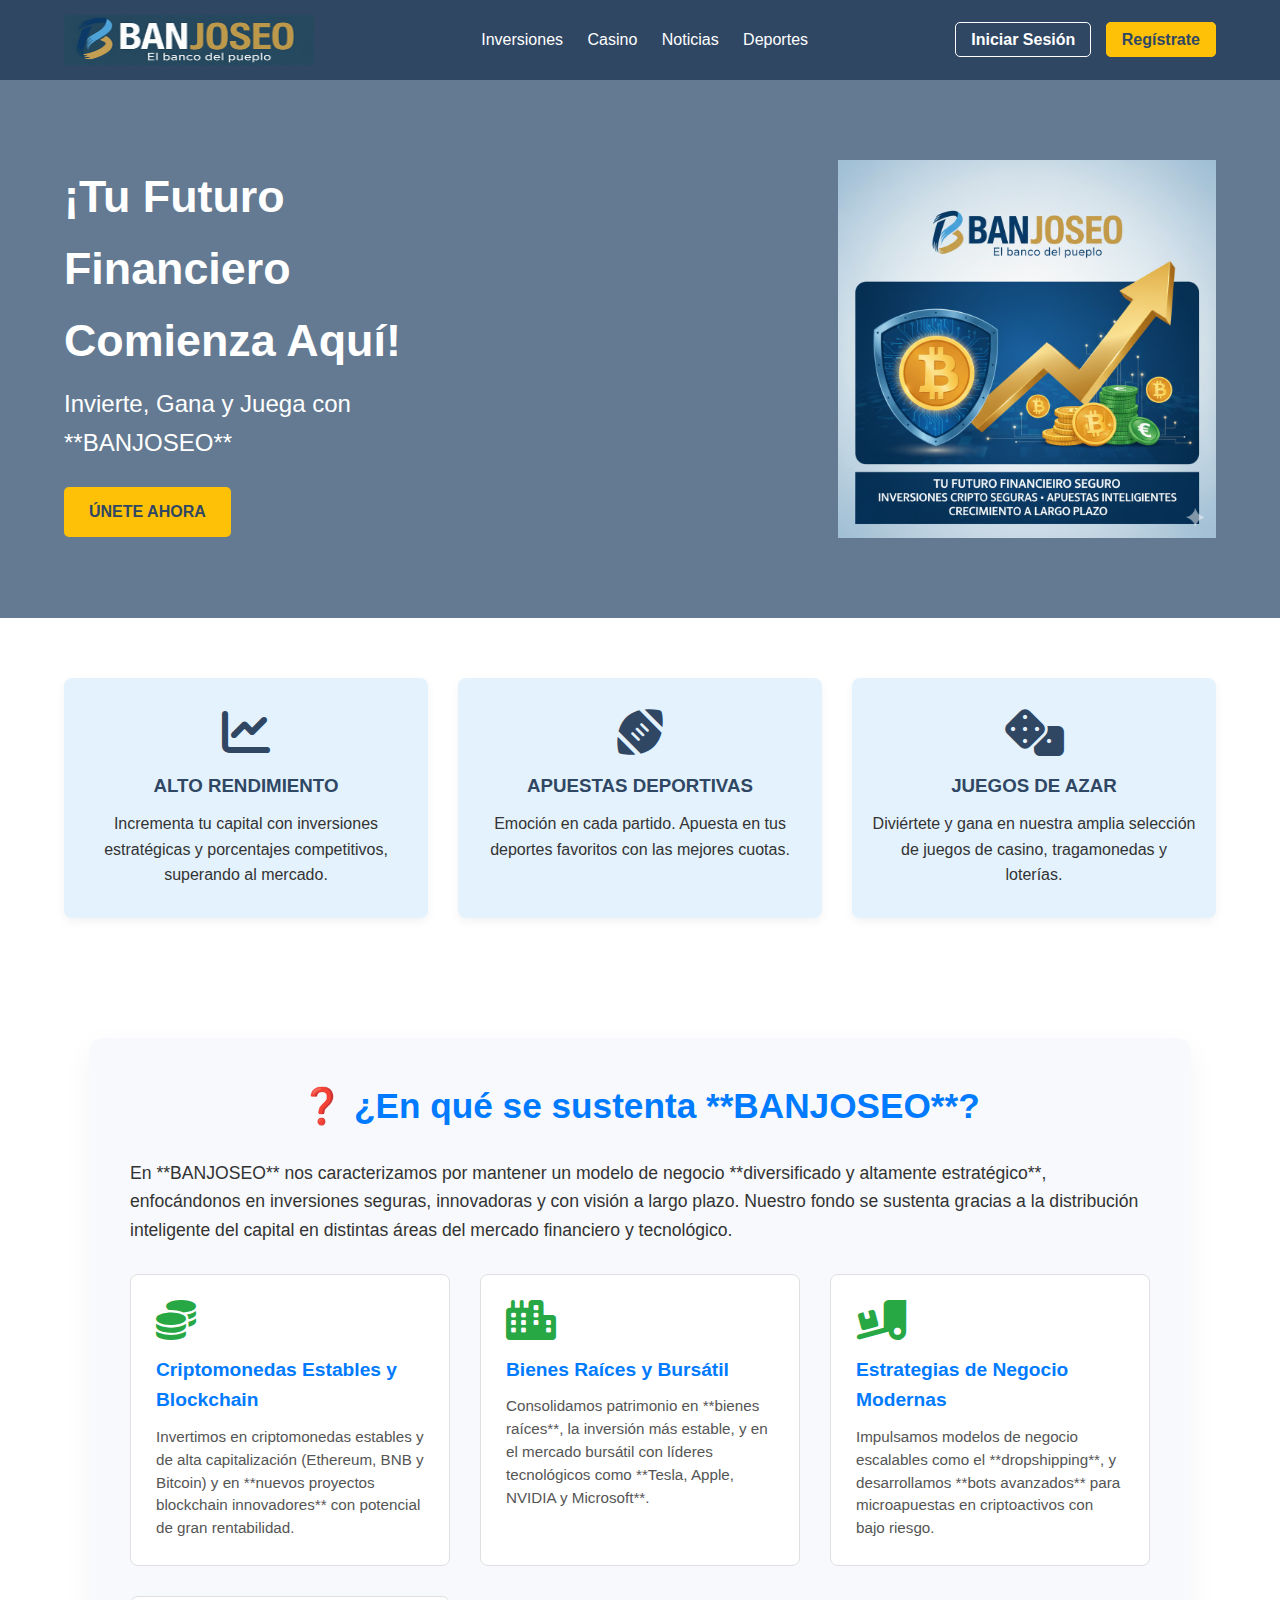
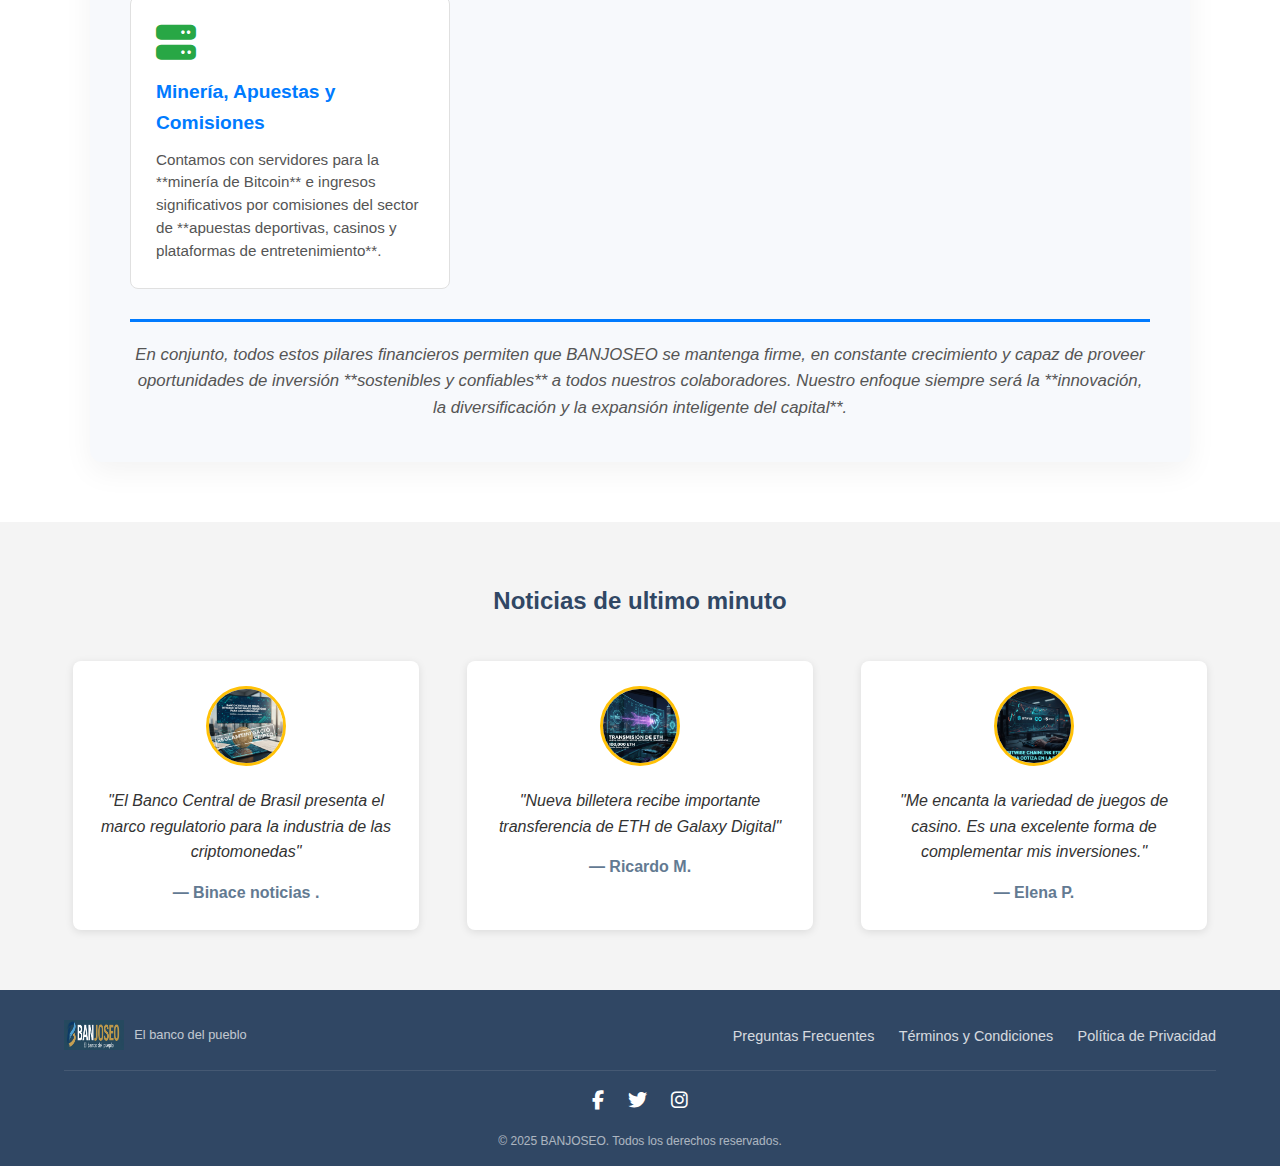
<file: html/Login/index.html>
<!DOCTYPE html>
<html lang="es">
<head>
    <meta charset="UTF-8">
    <meta name="viewport" content="width=device-width, initial-scale=1.0">
    <title>BANJOSEO | Tu Futuro Financiero Comienza Aquí</title>
    <link rel="stylesheet" href="principal.css">
    <link rel="stylesheet" href="https://cdnjs.cloudflare.com/ajax/libs/font-awesome/6.5.1/css/all.min.css">
</head>
<body>

    <header class="main-header">
        <div class="container">
            <div class="logo">
                <img src="banjoseo3.PNG" alt="Logo BANJOSEO">
            </div>
            <nav class="nav-links">
                <a href="#inicio">Inversiones</a>
                <a href="#servicios">Casino</a>
                <a href="#testimonios">Noticias </a>
                <a href="#contacto">Deportes</a>
            </nav>
            <div class="header-actions">
                <a href="login.html" class="btn-login">Iniciar Sesión</a>
                <a href="registro.html" class="btn-register">Regístrate</a>
            </div>
        </div>
    </header>

    <section class="hero-section">
        <div class="container">
            <div class="hero-content">
                <h1>¡Tu Futuro Financiero Comienza Aquí!</h1>
                <h2>Invierte, Gana y Juega con **BANJOSEO**</h2>
                <a href="#" class="btn-primary">Únete Ahora</a>
            </div>
            <div class="hero-image">
                <img src="unnamed.jpg" alt="Ilustración de crecimiento financiero y criptomonedas">
            </div>
        </div>
    </section>

    <section class="services-section" id="servicios">
        <div class="container">
            <div class="service-card">
                <i class="fas fa-chart-line"></i>
                <h3>ALTO RENDIMIENTO</h3>
                <p>Incrementa tu capital con inversiones estratégicas y porcentajes competitivos, superando al mercado.</p>
            </div>
            <div class="service-card">
                <i class="fas fa-football-ball"></i>
                <h3>APUESTAS DEPORTIVAS</h3>
                <p>Emoción en cada partido. Apuesta en tus deportes favoritos con las mejores cuotas.</p>
            </div>
            <div class="service-card">
                <i class="fas fa-dice"></i>
                <h3>JUEGOS DE AZAR</h3>
                <p>Diviértete y gana en nuestra amplia selección de juegos de casino, tragamonedas y loterías.</p>
            </div>
        </div>
    </section>
    <section class="sustainability-section">
        <div class="container">
            <div class="sust-card">
                <h2>❓ ¿En qué se sustenta **BANJOSEO**?</h2>
                <div class="sust-answer">
                    <p class="intro-answer">En **BANJOSEO** nos caracterizamos por mantener un modelo de negocio **diversificado y altamente estratégico**, enfocándonos en inversiones seguras, innovadoras y con visión a largo plazo. Nuestro fondo se sustenta gracias a la distribución inteligente del capital en distintas áreas del mercado financiero y tecnológico.</p>

                    <div class="pillars-grid">
                        <div class="pillar">
                            <i class="fas fa-coins"></i>
                            <h4>Criptomonedas Estables y Blockchain</h4>
                            <p>Invertimos en criptomonedas estables y de alta capitalización (Ethereum, BNB y Bitcoin) y en **nuevos proyectos blockchain innovadores** con potencial de gran rentabilidad.</p>
                        </div>
                        <div class="pillar">
                            <i class="fas fa-city"></i>
                            <h4>Bienes Raíces y Bursátil</h4>
                            <p>Consolidamos patrimonio en **bienes raíces**, la inversión más estable, y en el mercado bursátil con líderes tecnológicos como **Tesla, Apple, NVIDIA y Microsoft**.</p>
                        </div>
                        <div class="pillar">
                            <i class="fas fa-truck-loading"></i>
                            <h4>Estrategias de Negocio Modernas</h4>
                            <p>Impulsamos modelos de negocio escalables como el **dropshipping**, y desarrollamos **bots avanzados** para microapuestas en criptoactivos con bajo riesgo.</p>
                        </div>
                        <div class="pillar">
                            <i class="fas fa-server"></i>
                            <h4>Minería, Apuestas y Comisiones</h4>
                            <p>Contamos con servidores para la **minería de Bitcoin** e ingresos significativos por comisiones del sector de **apuestas deportivas, casinos y plataformas de entretenimiento**.</p>
                        </div>
                    </div>

                    <p class="conclusion-answer">En conjunto, todos estos pilares financieros permiten que BANJOSEO se mantenga firme, en constante crecimiento y capaz de proveer oportunidades de inversión **sostenibles y confiables** a todos nuestros colaboradores. Nuestro enfoque siempre será la **innovación, la diversificación y la expansión inteligente del capital**.</p>
                </div>
            </div>
        </div>
    </section>

    <section class="testimonials-section" id="testimonios">
        <div class="container">
            <h2>Noticias de ultimo minuto </h2>
            <div class="testimonial-grid">
                <div class="testimonial-card">
                    <img src="Gemini_Generated_Image_6dmw8e6dmw8e6dmw.png" alt="Foto de usuario 1">
                    <p>"El Banco Central de Brasil presenta el marco regulatorio para la industria de las criptomonedas"</p>
                    <span>— Binace noticias .</span>
                </div>
                <div class="testimonial-card">
                    <img src="etherum.jpg" alt="Foto de usuario 2">
                    <p>"Nueva billetera recibe importante transferencia de ETH de Galaxy Digital"</p>
                    <span>— Ricardo M.</span>
                </div>
                <div class="testimonial-card">
                    <img src="efts.jpg" alt="Foto de usuario 3">
                    <p>"Me encanta la variedad de juegos de casino. Es una excelente forma de complementar mis inversiones."</p>
                    <span>— Elena P.</span>
                </div>
            </div>
        </div>
    </section>

    <footer class="main-footer">
        <div class="container">
            <div class="footer-info">
                <div class="footer-logo">
                    <img src="banjoseo3.PNG" alt="Logo BANJOSE O">
                    <span>El banco del pueblo</span>
                </div>
                <div class="footer-links">
                    <a href="#">Preguntas Frecuentes</a>
                    <a href="#">Términos y Condiciones</a>
                    <a href="#">Política de Privacidad</a>
                </div>
            </div>
            <div class="footer-social">
                <a href="#"><i class="fab fa-facebook-f"></i></a>
                <a href="#"><i class="fab fa-twitter"></i></a>
                <a href="#"><i class="fab fa-instagram"></i></a>
            </div>
            <p class="copyright">&copy; 2025 BANJOSEO. Todos los derechos reservados.</p>
        </div>
    </footer>

</body>
</html>
</file>
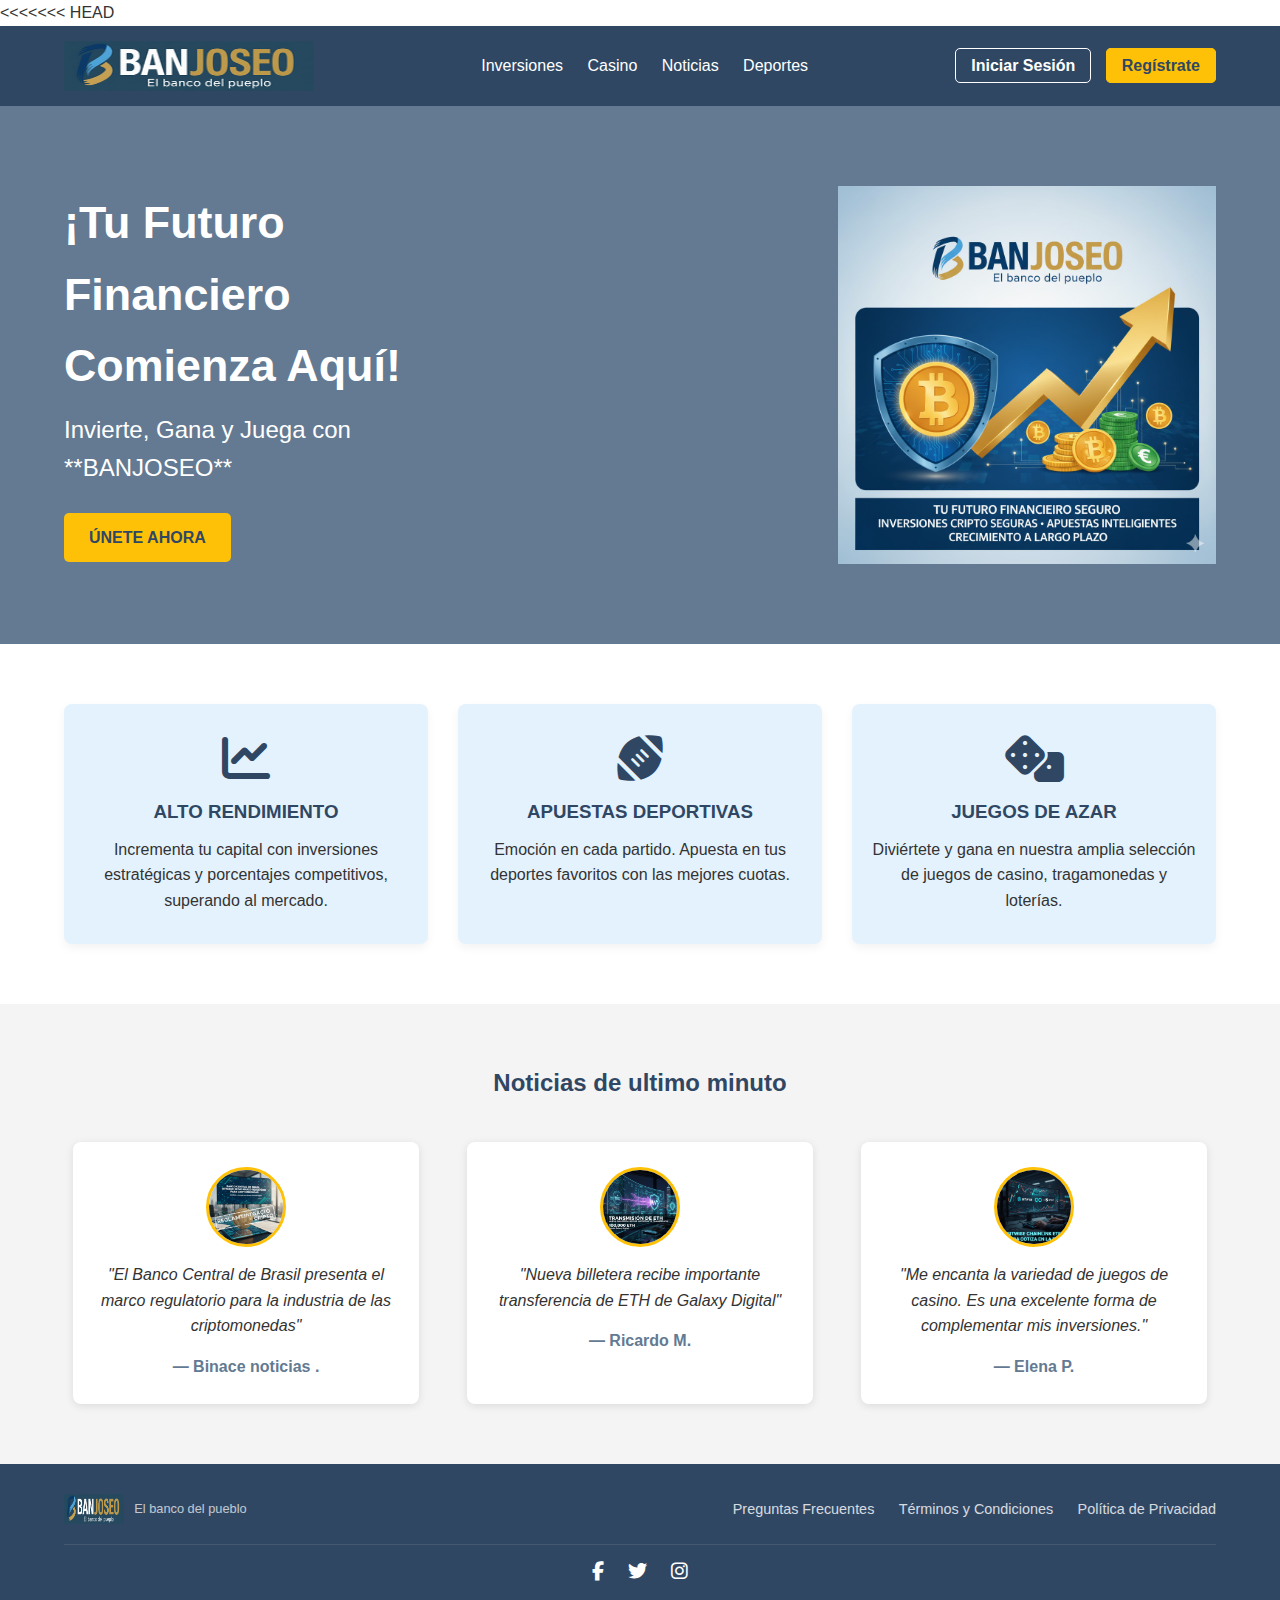
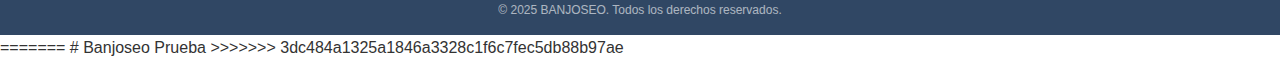
<file: principal.html>
<<<<<<< HEAD
<!DOCTYPE html>
<html lang="es">
<head>
    <meta charset="UTF-8">
    <meta name="viewport" content="width=device-width, initial-scale=1.0">
    <title>BANJOSEO | Tu Futuro Financiero Comienza Aquí</title>
    <link rel="stylesheet" href="principal.css">
    <link rel="stylesheet" href="https://cdnjs.cloudflare.com/ajax/libs/font-awesome/6.5.1/css/all.min.css">
</head>
<body>

    <header class="main-header">
        <div class="container">
            <div class="logo">
                <img src="banjoseo3.PNG" alt="Logo BANJOSEO">
            </div>
            <nav class="nav-links">
                <a href="#inicio">Inversiones</a>
                <a href="#servicios">Casino</a>
                <a href="#testimonios">Noticias </a>
                <a href="#contacto">Deportes</a>
            </nav>
            <div class="header-actions">
                <a href="login.html" class="btn-login">Iniciar Sesión</a>
                <a href="registro.html" class="btn-register">Regístrate</a>
            </div>
        </div>
    </header>

    <section class="hero-section">
        <div class="container">
            <div class="hero-content">
                <h1>¡Tu Futuro Financiero Comienza Aquí!</h1>
                <h2>Invierte, Gana y Juega con **BANJOSEO**</h2>
                <a href="#" class="btn-primary">Únete Ahora</a>
            </div>
            <div class="hero-image">
                <img src="unnamed.jpg" alt="Ilustración de crecimiento financiero y criptomonedas">
            </div>
        </div>
    </section>

    <section class="services-section" id="servicios">
        <div class="container">
            <div class="service-card">
                <i class="fas fa-chart-line"></i>
                <h3>ALTO RENDIMIENTO</h3>
                <p>Incrementa tu capital con inversiones estratégicas y porcentajes competitivos, superando al mercado.</p>
            </div>
            <div class="service-card">
                <i class="fas fa-football-ball"></i>
                <h3>APUESTAS DEPORTIVAS</h3>
                <p>Emoción en cada partido. Apuesta en tus deportes favoritos con las mejores cuotas.</p>
            </div>
            <div class="service-card">
                <i class="fas fa-dice"></i>
                <h3>JUEGOS DE AZAR</h3>
                <p>Diviértete y gana en nuestra amplia selección de juegos de casino, tragamonedas y loterías.</p>
            </div>
        </div>
    </section>

    <section class="testimonials-section" id="testimonios">
        <div class="container">
            <h2>Noticias de ultimo minuto </h2>
            <div class="testimonial-grid">
                <div class="testimonial-card">
                    <img src="Gemini_Generated_Image_6dmw8e6dmw8e6dmw.png" alt="Foto de usuario 1">
                    <p>"El Banco Central de Brasil presenta el marco regulatorio para la industria de las criptomonedas"</p>
                    <span>— Binace noticias .</span>
                </div>
                <div class="testimonial-card">
                    <img src="etherum.jpg" alt="Foto de usuario 2">
                    <p>"Nueva billetera recibe importante transferencia de ETH de Galaxy Digital"</p>
                    <span>— Ricardo M.</span>
                </div>
                <div class="testimonial-card">
                    <img src="efts.jpg" alt="Foto de usuario 3">
                    <p>"Me encanta la variedad de juegos de casino. Es una excelente forma de complementar mis inversiones."</p>
                    <span>— Elena P.</span>
                </div>
            </div>
        </div>
    </section>

    <footer class="main-footer">
        <div class="container">
            <div class="footer-info">
                <div class="footer-logo">
                    <img src="banjoseo3.PNG" alt="Logo BANJOSE O">
                    <span>El banco del pueblo</span>
                </div>
                <div class="footer-links">
                    <a href="#">Preguntas Frecuentes</a>
                    <a href="#">Términos y Condiciones</a>
                    <a href="#">Política de Privacidad</a>
                </div>
            </div>
            <div class="footer-social">
                <a href="#"><i class="fab fa-facebook-f"></i></a>
                <a href="#"><i class="fab fa-twitter"></i></a>
                <a href="#"><i class="fab fa-instagram"></i></a>
            </div>
            <p class="copyright">&copy; 2025 BANJOSEO. Todos los derechos reservados.</p>
        </div>
    </footer>

</body>
</html>
=======
# Banjoseo
Prueba
>>>>>>> 3dc484a1325a1846a3328c1f6c7fec5db88b97ae
</file>
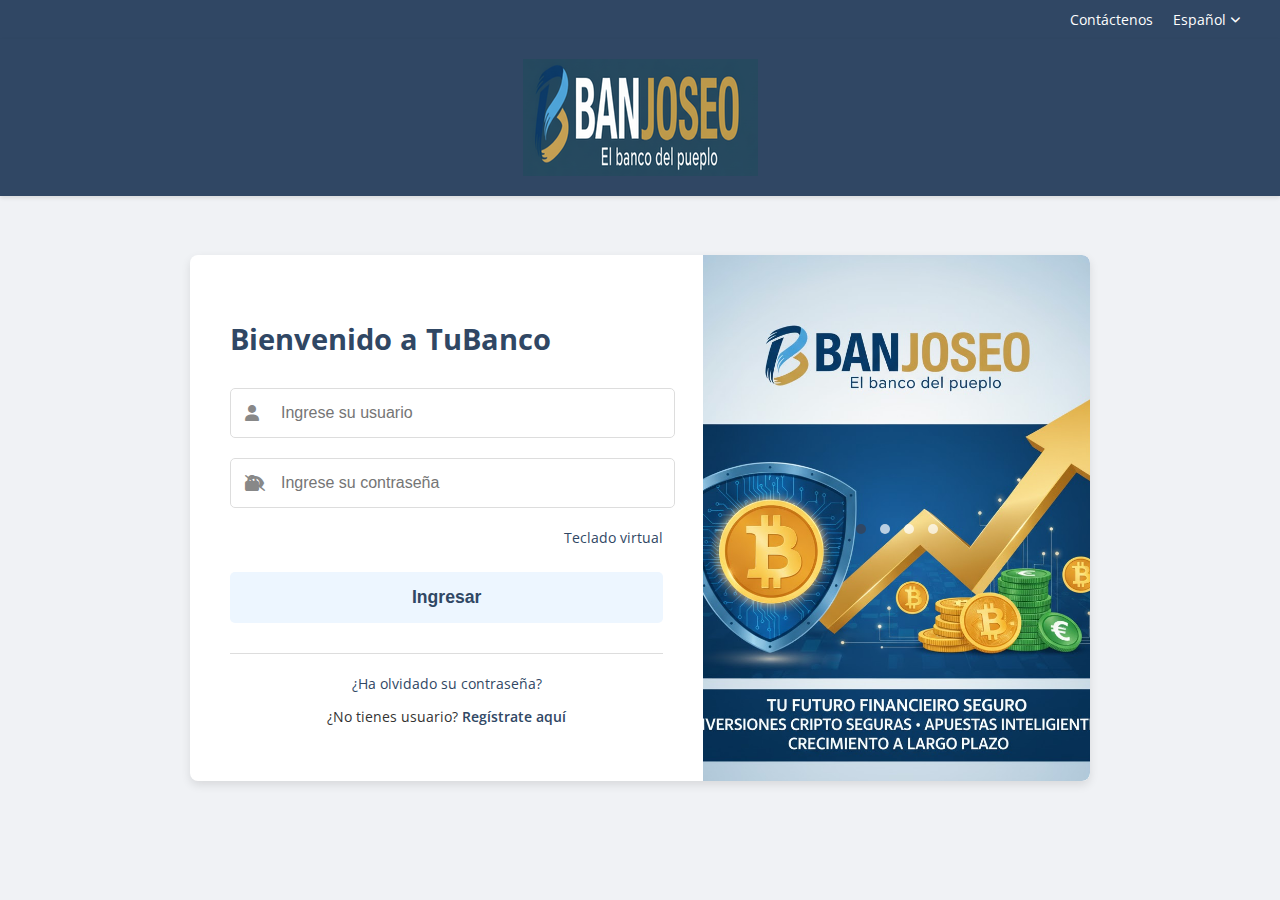
<file: html/Login/login.html>
<!DOCTYPE html>
<html lang="es">
<head>
    <meta charset="UTF-8">
    <meta name="viewport" content="width=device-width, initial-scale=1.0">
    <title>Bienvenido a TuBanco</title>
    <link rel="stylesheet" href="css\Logincss\login.css">
    <link rel="stylesheet" href="https://cdnjs.cloudflare.com/ajax/libs/font-awesome/6.0.0-beta3/css/all.min.css">
</head>
<body>
    <header class="top-bar">
        <div class="header-content">
            <nav class="top-nav">
                <a href="#" class="contact-link">Contáctenos</a>
                <div class="language-selector">
                    <span>Español</span>
                    <i class="fas fa-chevron-down"></i>
                </div>
            </nav>
        </div>
    </header>

    <div class="logo-section">
        <img src="banjoseo3.PNG" alt="BanJoseo Logo">
    </div>

    <main class="container">
        <div class="login-card">
            <div class="login-form-section">
                <h2>Bienvenido a TuBanco</h2>
                <form>
                    <div class="input-group">
                        <i class="fas fa-user"></i>
                        <input type="text" placeholder="Ingrese su usuario">
                    </div>
                    <div class="input-group">
                        <i class="fas fa-lock"></i>
                        <input type="password" placeholder="Ingrese su contraseña">
                        <i class="fas fa-eye-slash virtual-keyboard-icon"></i> </div>
                    <a href="#" class="virtual-keyboard-link">Teclado virtual</a>
                    <button type="submit" class="login-button">Ingresar</button>
                </form>
                <div class="links-section">
                    <a href="#" class="link">¿Ha olvidado su contraseña?</a>
                    <p class="signup-text">¿No tienes usuario? <a href="#" class="signup-link">Regístrate aquí</a></p>
                </div>
            </div>
            <div class="promo-section">
                <img src="unnamed.jpg" alt="Imagen promocional" class="promo-image">
                <div class="dots">
                    <span class="dot active"></span>
                    <span class="dot"></span>
                    <span class="dot"></span>
                    <span class="dot"></span>
                </div>
            </div>
    </main>

    <footer class="footer-section">
        <div class="nsb-logo">
        </div>
    </footer>
</body>
</html>
</file>
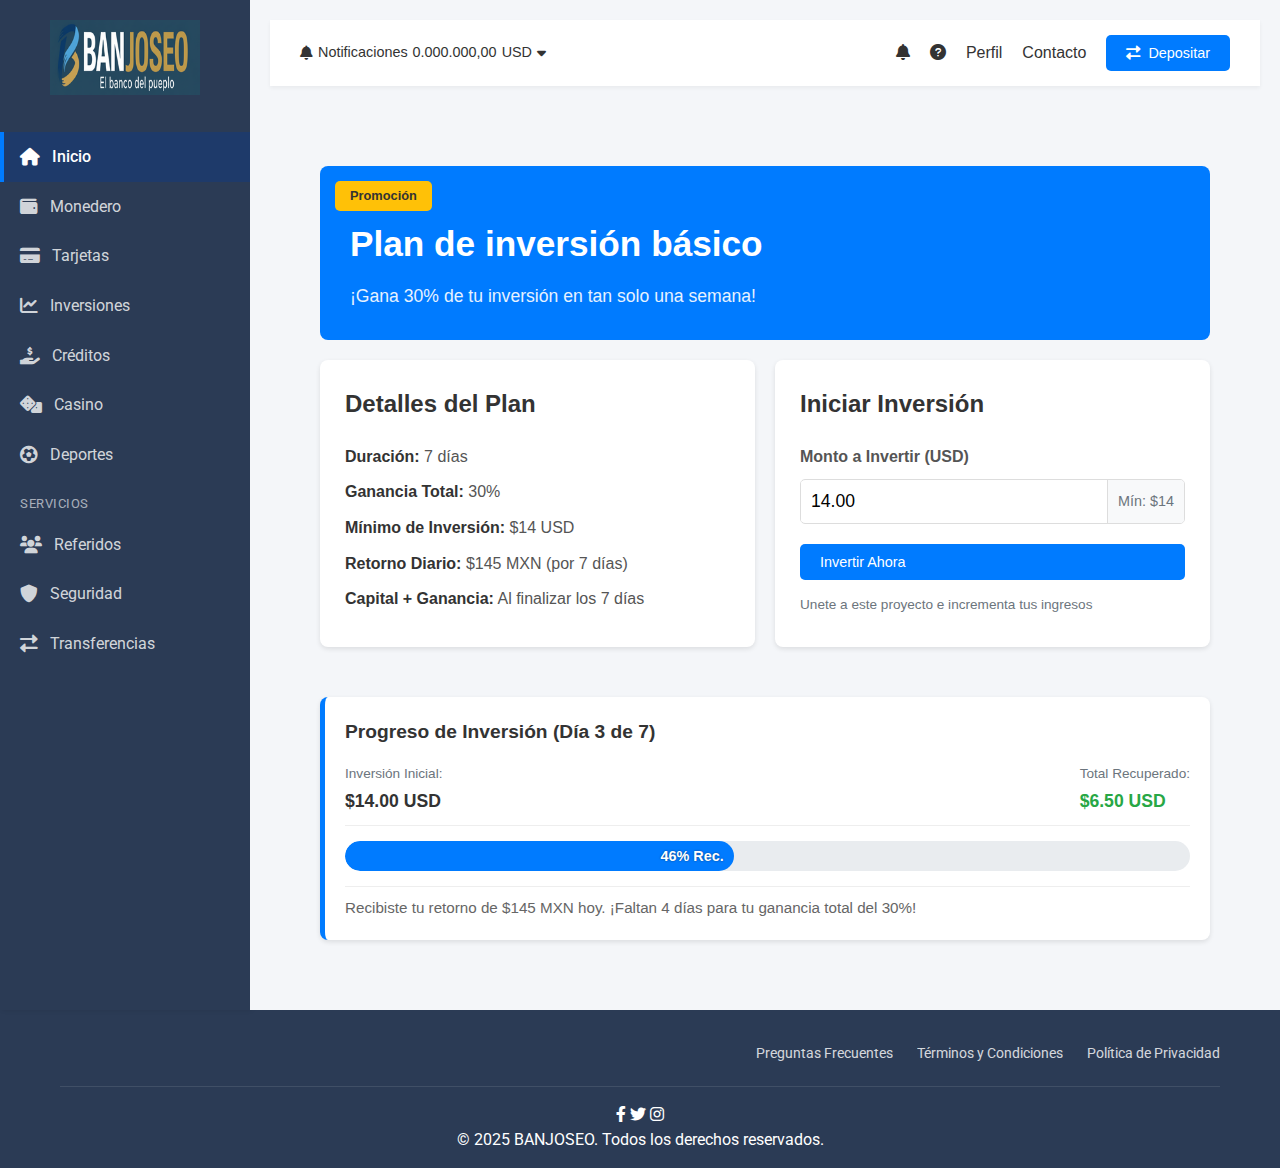
<file: html/Login/planbasico.html>
<!DOCTYPE html>
<html lang="es">
<head>
    <meta charset="UTF-8">
    <meta name="viewport" content="width=device-width, initial-scale=1.0">
    <title>BANJOSEO - Inicio</title>

    <link rel="stylesheet" href="planbasico.css">
    <link href="https://fonts.googleapis.com/css2?family=Roboto:wght@400;500;700&display=swap" rel="stylesheet">
    <link rel="stylesheet" href="https://cdnjs.cloudflare.com/ajax/libs/font-awesome/6.0.0-beta3/css/all.min.css">

</head>


<body>

    <div class="app-container">

        <!-- Se cargará automáticamente -->
      
        <div id="sidebar"></div>
                       


        <main class="main-content">
<div id="header"></div>
            <!-- Se cargará automáticamente -->

            <!-- AQUÍ SIGUE TODO TU CONTENIDO PRINCIPAL -->

            <section class="promotions-section">
                <!-- ...
                 
                
                
                
                
                -->
            </section>

            <section class="search-filter-section">
         <div class="main-content">
    <div class="promo-banner">
        <span class="tag">Promoción</span>
        <h1>Plan de inversión básico</h1>
        <p>¡Gana 30% de tu inversión en tan solo una semana!</p>
    </div>

    <div class="content-cards">
        <div class="card plan-details">
            <h2>Detalles del Plan</h2>
            <ul>
                <li><span>Duración:</span> 7 días</li>
                <li><span>Ganancia Total:</span> 30%</li>
                <li><span>Mínimo de Inversión:</span> $14 USD</li>
                <li><span>Retorno Diario:</span> $145 MXN (por 7 días)</li>
                <li><span>Capital + Ganancia:</span> Al finalizar los 7 días</li>
            </ul>
        </div>

        <div class="card start-investment">
            <h2>Iniciar Inversión</h2>
            <label for="investment-amount">Monto a Invertir (USD)</label>
            <div class="input-group">
                <input type="number" id="investment-amount" value="14.00" min="14" step="0.01">
                <span>Mín: $14</span>
            </div>
            <button class="btn-primary">Invertir Ahora</button>
            <p class="terms-text">Unete a este proyecto e incrementa tus ingresos </p>
        </div>
    </div>
    
    <div class="frequent-questions-section">
       
        <div class="faq-grid">
            
            <div class="faq-card investment-progress-card">
                <h3>Progreso de  Inversión (Día 3 de 7)</h3>
                
                <div class="progress-details">
                    <div class="stat">
                        <span class="label">Inversión Inicial:</span>
                        <span class="value">$14.00 USD</span>
                    </div>
                    <div class="stat">
                        <span class="label">Total Recuperado:</span>
                        <span class="value recovered-amount">$6.50 USD</span>
                    </div>
                </div>

                <div class="progress-bar-container">
                    <div class="progress-bar" style="width: 46%;">
                        <span class="progress-text">46% Rec.</span>
                    </div>
                </div>
                
                <p class="summary">Recibiste tu retorno de $145 MXN hoy. ¡Faltan 4 días para tu ganancia total del 30%!</p>
            </div>
            
            
        </div>
    </div>
</div>
</div>
    </div>

    <!-- Footer cargado dinámicamente -->
    <div id="footer"></div>

    <script>
        // Cargar partes externas (header, sidebar, footer)
        async function loadComponent(id, file) {
            const element = document.getElementById(id);
            const response = await fetch(file);
            element.innerHTML = await response.text();
        }

        loadComponent("header", "header.html");
        loadComponent("sidebar", "sidebar.html");
        loadComponent("footer", "footer.html");
    </script>

</body>
</html>
</file>
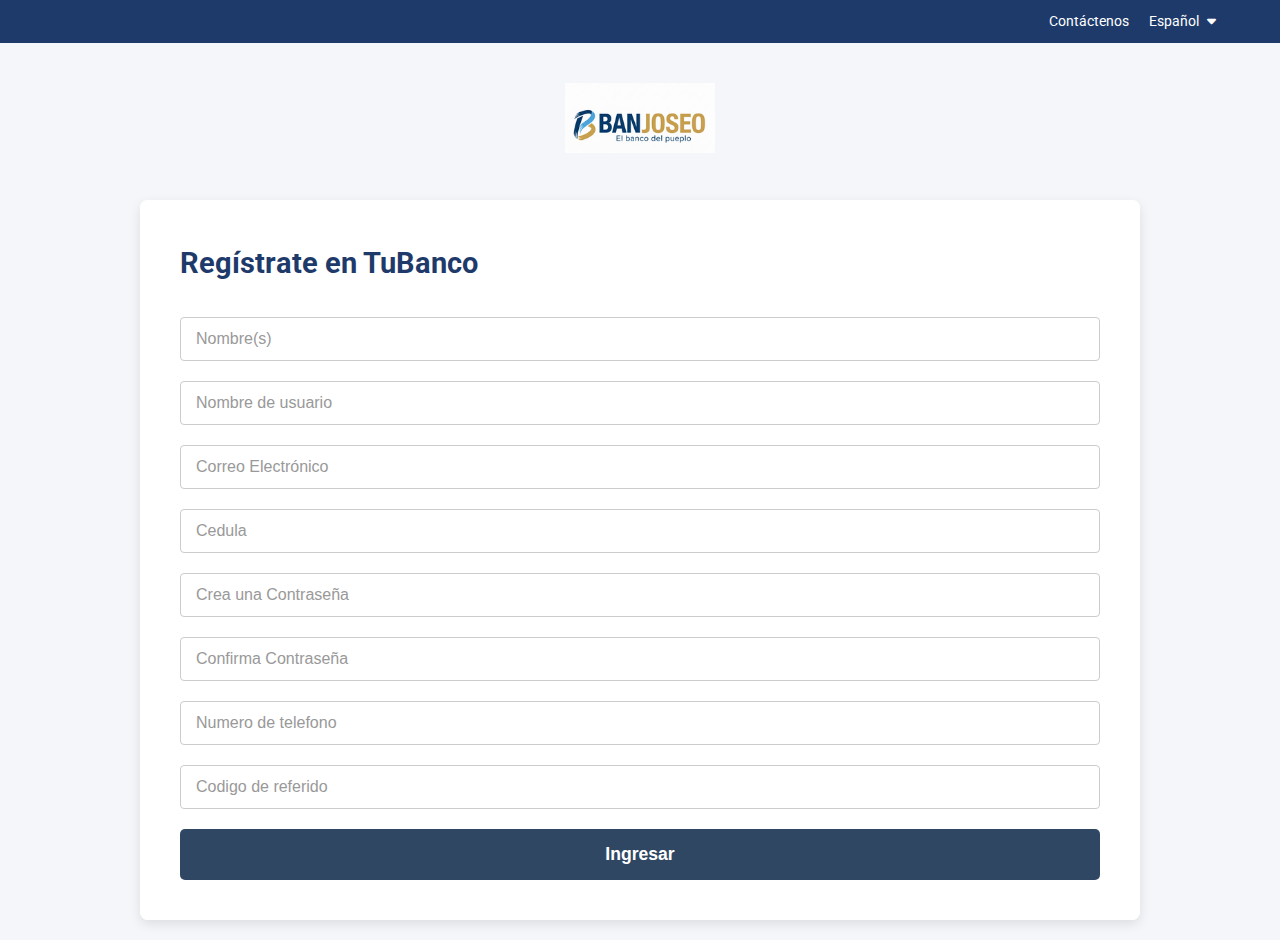
<file: html/Login/registro.html>
<!DOCTYPE html>
<html lang="es">
<head>
    <meta charset="UTF-8">
    <meta name="viewport" content="width=device-width, initial-scale=1.0">
    <title>Registro - BANJOSEO</title>
    <link rel="stylesheet" href="registro.css">
    <link href="https://fonts.googleapis.com/css2?family=Roboto:wght@400;500;700&display=swap" rel="stylesheet">
    <link rel="stylesheet" href="https://cdnjs.cloudflare.com/ajax/libs/font-awesome/6.0.0-beta3/css/all.min.css">
</head>
<body>
    <header>
        <div class="header-content">
            <span class="contact">Contáctenos</span>
            <span class="language">Español <i class="fas fa-caret-down"></i></span>
        </div>
    </header>

    <div class="main-content">
        <div class="logo-container">
            <img src="banjoseo.PNG" alt="BANJOSEO - El banco del pueblo" class="logo">
        </div>

        <div class="register-container">
            <div class="register-form-box">
                <h2 class="form-title">Regístrate en TuBanco</h2>
                <form action="#" method="POST">
                    <div class="input-group">
                        <input type="text" id="nombre" name="nombre" placeholder="Nombre(s)" required>
                    </div>
                    <div class="input-group">
                        <input type="text" id="nombreusuario" name="nombreusuario" placeholder="Nombre de usuario" required>
                    </div>
                    <div class="input-group">
                        <input type="email" id="correo" name="correo" placeholder="Correo Electrónico" required>
                    </div>
                    <div class="input-group">
                        <input type="text" id="cedula" name="cedula" placeholder="Cedula" required>
                    </div>
                    <div class="input-group">
                        <input type="password" id="password" name="password" placeholder="Crea una Contraseña" required>
                    </div>
                    <div class="input-group">
                        <input type="password" id="confirmar-password" name="confirmar-password" placeholder="Confirma Contraseña" required>
                    </div>
                    <div class="input-group">
                        <input type="text" id="numerodetelefono" name="numerodetelefono" placeholder="Numero de telefono" required>
                    </div>
                    <div class="input-group">
                        <input type="text" id="referido" name="referido" placeholder="Codigo de referido" required>
                    </div>
                                        <button type="submit" class="login-button">Ingresar</button>
</file>
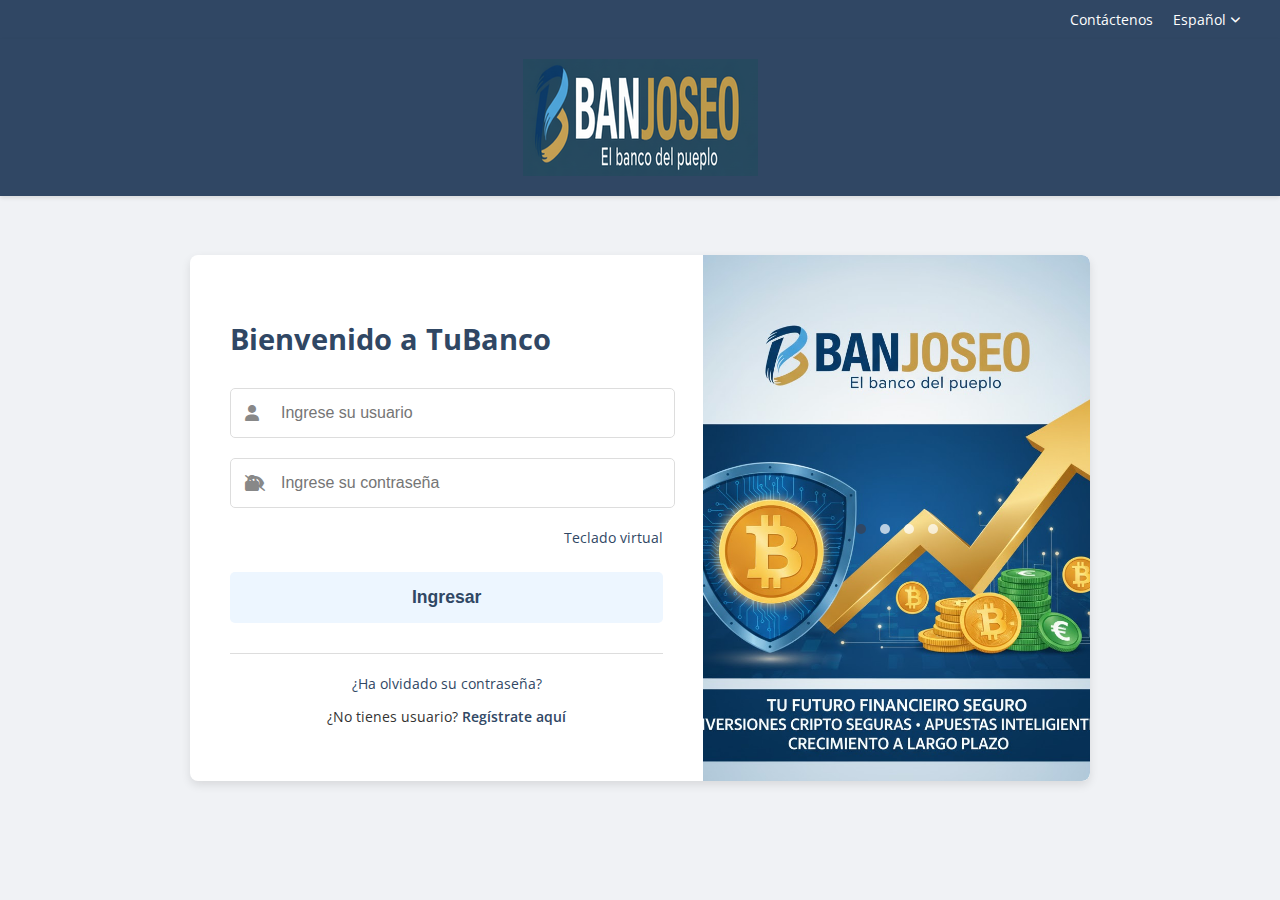
<file: Banjoseo/html/Login/login.html>
<!DOCTYPE html>
<html lang="es">
<head>
    <meta charset="UTF-8">
    <meta name="viewport" content="width=device-width, initial-scale=1.0">
    <title>Bienvenido a TuBanco</title>
    <link rel="stylesheet" href="css\Logincss\login.css">
    <link rel="stylesheet" href="https://cdnjs.cloudflare.com/ajax/libs/font-awesome/6.0.0-beta3/css/all.min.css">
</head>
<body>
    <header class="top-bar">
        <div class="header-content">
            <nav class="top-nav">
                <a href="#" class="contact-link">Contáctenos</a>
                <div class="language-selector">
                    <span>Español</span>
                    <i class="fas fa-chevron-down"></i>
                </div>
            </nav>
        </div>
    </header>

    <div class="logo-section">
        <img src="banjoseo3.PNG" alt="BanJoseo Logo">
    </div>

    <main class="container">
        <div class="login-card">
            <div class="login-form-section">
                <h2>Bienvenido a TuBanco</h2>
                <form>
                    <div class="input-group">
                        <i class="fas fa-user"></i>
                        <input type="text" placeholder="Ingrese su usuario">
                    </div>
                    <div class="input-group">
                        <i class="fas fa-lock"></i>
                        <input type="password" placeholder="Ingrese su contraseña">
                        <i class="fas fa-eye-slash virtual-keyboard-icon"></i> </div>
                    <a href="#" class="virtual-keyboard-link">Teclado virtual</a>
                    <button type="submit" class="login-button">Ingresar</button>
                </form>
                <div class="links-section">
                    <a href="#" class="link">¿Ha olvidado su contraseña?</a>
                    <p class="signup-text">¿No tienes usuario? <a href="#" class="signup-link">Regístrate aquí</a></p>
                </div>
            </div>
            <div class="promo-section">
                <img src="unnamed.jpg" alt="Imagen promocional" class="promo-image">
                <div class="dots">
                    <span class="dot active"></span>
                    <span class="dot"></span>
                    <span class="dot"></span>
                    <span class="dot"></span>
                </div>
            </div>
    </main>

    <footer class="footer-section">
        <div class="nsb-logo">
        </div>
    </footer>
</body>
</html>
</file>
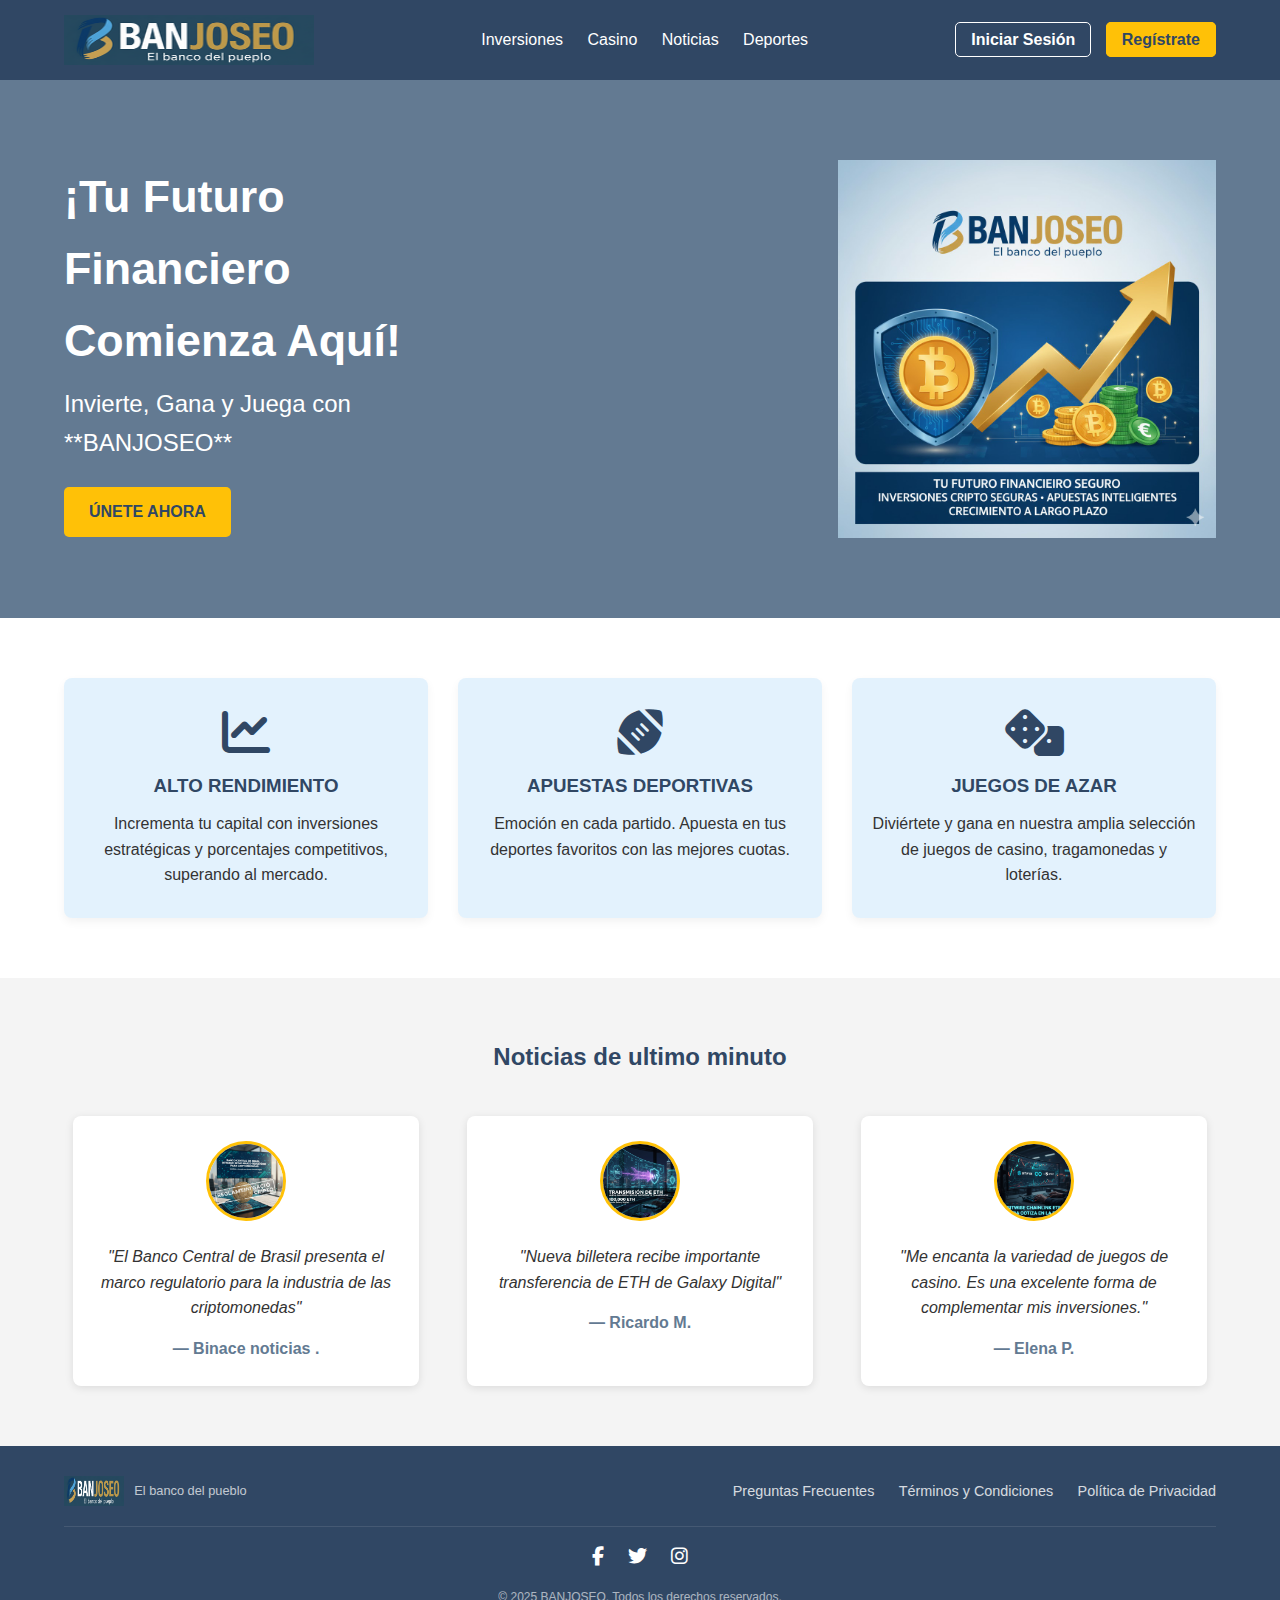
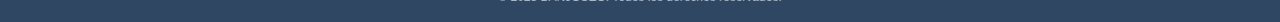
<file: Banjoseo/html/Login/principal.html>
<!DOCTYPE html>
<html lang="es">
<head>
    <meta charset="UTF-8">
    <meta name="viewport" content="width=device-width, initial-scale=1.0">
    <title>BANJOSEO | Tu Futuro Financiero Comienza Aquí</title>
    <link rel="stylesheet" href="principal.css">
    <link rel="stylesheet" href="https://cdnjs.cloudflare.com/ajax/libs/font-awesome/6.5.1/css/all.min.css">
</head>
<body>

    <header class="main-header">
        <div class="container">
            <div class="logo">
                <img src="banjoseo3.PNG" alt="Logo BANJOSEO">
            </div>
            <nav class="nav-links">
                <a href="#inicio">Inversiones</a>
                <a href="#servicios">Casino</a>
                <a href="#testimonios">Noticias </a>
                <a href="#contacto">Deportes</a>
            </nav>
            <div class="header-actions">
                <a href="login.html" class="btn-login">Iniciar Sesión</a>
                <a href="registro.html" class="btn-register">Regístrate</a>
            </div>
        </div>
    </header>

    <section class="hero-section">
        <div class="container">
            <div class="hero-content">
                <h1>¡Tu Futuro Financiero Comienza Aquí!</h1>
                <h2>Invierte, Gana y Juega con **BANJOSEO**</h2>
                <a href="#" class="btn-primary">Únete Ahora</a>
            </div>
            <div class="hero-image">
                <img src="unnamed.jpg" alt="Ilustración de crecimiento financiero y criptomonedas">
            </div>
        </div>
    </section>

    <section class="services-section" id="servicios">
        <div class="container">
            <div class="service-card">
                <i class="fas fa-chart-line"></i>
                <h3>ALTO RENDIMIENTO</h3>
                <p>Incrementa tu capital con inversiones estratégicas y porcentajes competitivos, superando al mercado.</p>
            </div>
            <div class="service-card">
                <i class="fas fa-football-ball"></i>
                <h3>APUESTAS DEPORTIVAS</h3>
                <p>Emoción en cada partido. Apuesta en tus deportes favoritos con las mejores cuotas.</p>
            </div>
            <div class="service-card">
                <i class="fas fa-dice"></i>
                <h3>JUEGOS DE AZAR</h3>
                <p>Diviértete y gana en nuestra amplia selección de juegos de casino, tragamonedas y loterías.</p>
            </div>
        </div>
    </section>

    <section class="testimonials-section" id="testimonios">
        <div class="container">
            <h2>Noticias de ultimo minuto </h2>
            <div class="testimonial-grid">
                <div class="testimonial-card">
                    <img src="Gemini_Generated_Image_6dmw8e6dmw8e6dmw.png" alt="Foto de usuario 1">
                    <p>"El Banco Central de Brasil presenta el marco regulatorio para la industria de las criptomonedas"</p>
                    <span>— Binace noticias .</span>
                </div>
                <div class="testimonial-card">
                    <img src="etherum.jpg" alt="Foto de usuario 2">
                    <p>"Nueva billetera recibe importante transferencia de ETH de Galaxy Digital"</p>
                    <span>— Ricardo M.</span>
                </div>
                <div class="testimonial-card">
                    <img src="efts.jpg" alt="Foto de usuario 3">
                    <p>"Me encanta la variedad de juegos de casino. Es una excelente forma de complementar mis inversiones."</p>
                    <span>— Elena P.</span>
                </div>
            </div>
        </div>
    </section>

    <footer class="main-footer">
        <div class="container">
            <div class="footer-info">
                <div class="footer-logo">
                    <img src="banjoseo3.PNG" alt="Logo BANJOSE O">
                    <span>El banco del pueblo</span>
                </div>
                <div class="footer-links">
                    <a href="#">Preguntas Frecuentes</a>
                    <a href="#">Términos y Condiciones</a>
                    <a href="#">Política de Privacidad</a>
                </div>
            </div>
            <div class="footer-social">
                <a href="#"><i class="fab fa-facebook-f"></i></a>
                <a href="#"><i class="fab fa-twitter"></i></a>
                <a href="#"><i class="fab fa-instagram"></i></a>
            </div>
            <p class="copyright">&copy; 2025 BANJOSEO. Todos los derechos reservados.</p>
        </div>
    </footer>

</body>
</html>
</file>
<file: html/Login/principal.css>
/* Variables de Colores */
:root {
    --primary-color: #304764; /* Azul Oscuro (similar al header/login) */
    --secondary-color: #637a92; /* Azul medio */
    --accent-color: #ffc107; /* Amarillo (para resaltar acciones/botones) */
    --dark-text: #333;
    --light-text: #fff;
    --background-light: #f4f4f4;
}

/* Estilos Generales y Reset */
* {
    box-sizing: border-box;
    margin: 0;
    padding: 0;
}

body {
    font-family: Arial, sans-serif;
    line-height: 1.6;
    color: var(--dark-text);
    background-color: #fff; /* Fondo blanco general */
}

.container {
    width: 90%;
    max-width: 1200px;
    margin: 0 auto;
}

h1, h2, h3 {
    margin-bottom: 0.5em;
    font-weight: 700;
}

a {
    text-decoration: none;
    color: var(--primary-color);
}

/* --- Botones --- */
.btn-primary {
    display: inline-block;
    background-color: var(--accent-color);
    color: var(--primary-color);
    padding: 12px 25px;
    border-radius: 5px;
    font-weight: bold;
    transition: background-color 0.3s;
    text-transform: uppercase;
}

.btn-primary:hover {
    background-color: #ffeb3b;
}

/* --- Header / Navegación --- */
.main-header {
    background-color: var(--primary-color);
    padding: 15px 0;
    box-shadow: 0 2px 4px rgba(0,0,0,0.1);
}

.main-header .container {
    display: flex;
    justify-content: space-between;
    align-items: center;
}

.logo {
    display: flex;
    align-items: center;
}

.logo img {
    height: 50px; /* Ajusta según el tamaño real de tu logo */
    margin-right: 10px;
    width: 250px;
}

.logo span {
    color: var(--light-text);
    font-size: 0.85em;
    opacity: 0.7;
}

.nav-links a {
    color: var(--light-text);
    margin-left: 20px;
    font-weight: 500;
    padding: 5px 0;
    transition: color 0.3s;
}

.nav-links a:hover {
    color: var(--accent-color);
}

.header-actions .btn-login, .header-actions .btn-register {
    padding: 8px 15px;
    margin-left: 10px;
    border-radius: 5px;
    font-weight: bold;
    transition: opacity 0.3s;
}

.header-actions .btn-login {
    background: none;
    color: var(--light-text);
    border: 1px solid var(--light-text);
}

.header-actions .btn-register {
    background-color: var(--accent-color);
    color: var(--primary-color);
    border: 1px solid var(--accent-color);
}

.header-actions a:hover {
    opacity: 0.8;
}

/* --- Sección Principal (Hero) --- */
.hero-section {
    background-color: var(--secondary-color); /* Fondo azul para el banner principal */
    color: var(--light-text);
    padding: 80px 0;
}

.hero-section .container {
    display: flex;
    justify-content: space-between;
    align-items: center;
    gap: 50px;
}

.hero-content {
    max-width: 30%;
}

.hero-content h1 {
    font-size: 2.8em;
    margin-bottom: 0.2em;
}

.hero-content h2 {
    font-size: 1.5em;
    font-weight: 300;
    margin-bottom: 25px;
}

.hero-image img {
    max-width: 50%;
    height: auto;
    /* En un proyecto real, se usaría la imagen de Bitcoin/Flecha aquí */
    /* Para el ejemplo, simulamos el espacio */
    background-color: rgba(255, 255, 255, 0.1);
    min-width: 300px;
    min-height: 200px;
    display: block;
    right: 300px;
    float: right;
}

/* --- Sección de Servicios (3 Columnas) --- */
.services-section {
    padding: 60px 0;
    background-color: #fff; /* Fondo blanco */
    text-align: center;
}

.services-section .container {
    display: flex;
    justify-content: space-around;
    gap: 30px;
}

.service-card {
    flex: 1;
    background-color: #e3f2fd; /* Un azul muy claro como fondo de tarjeta */
    padding: 30px 20px;
    border-radius: 8px;
    box-shadow: 0 4px 10px rgba(0,0,0,0.05);
    transition: transform 0.3s;
}

.service-card:hover {
    transform: translateY(-5px);
    box-shadow: 0 6px 15px rgba(0,0,0,0.1);
}

.service-card i {
    font-size: 3em;
    color: var(--primary-color);
    margin-bottom: 15px;
}

.service-card h3 {
    color: var(--primary-color);
    margin-bottom: 10px;
}

/* --- Sección de Testimonios --- */
.testimonials-section {
    padding: 60px 0;
    background-color: var(--background-light); /* Fondo gris claro para contraste */
    text-align: center;
}

.testimonials-section h2 {
    margin-bottom: 40px;
    color: var(--primary-color);
}

.testimonial-grid {
    display: flex;
    justify-content: space-around;
    gap: 30px;
}

.testimonial-card {
    background-color: #fff;
    padding: 25px;
    border-radius: 8px;
    box-shadow: 0 2px 8px rgba(0,0,0,0.1);
    max-width: 30%;
    text-align: center;
}

.testimonial-card img {
    width: 80px;
    height: 80px;
    border-radius: 50%;
    object-fit: cover;
    margin-bottom: 15px;
    border: 3px solid var(--accent-color);
}

.testimonial-card p {
    font-style: italic;
    margin-bottom: 15px;
}

.testimonial-card span {
    display: block;
    font-weight: bold;
    color: var(--secondary-color);
}

/* --- Footer --- */
.main-footer {
    background-color: var(--primary-color);
    color: var(--light-text);
    padding: 30px 0 15px;
    text-align: center;
}

.footer-info {
    display: flex;
    justify-content: space-between;
    align-items: center;
    padding-bottom: 20px;
    border-bottom: 1px solid rgba(255, 255, 255, 0.1);
    margin-bottom: 15px;
}

.footer-logo {
    display: flex;
    align-items: center;
}

.footer-logo img {
    height: 30px;
    margin-right: 10px;
}

.footer-logo span {
    font-size: 0.8em;
    opacity: 0.7;
}

.footer-links a {
    color: var(--light-text);
    margin-left: 20px;
    font-size: 0.9em;
    opacity: 0.8;
}

.footer-social a {
    color: var(--light-text);
    font-size: 1.2em;
    margin: 0 10px;
    transition: color 0.3s;
}

.footer-social a:hover {
    color: var(--accent-color);
}

.copyright {
    margin-top: 15px;
    font-size: 0.75em;
    opacity: 0.6;
}

/* --- Media Queries para Responsive Design (Opcional, pero recomendado) --- */
@media (max-width: 768px) {
    .main-header .container {
        flex-direction: column;
        gap: 15px;
    }
    .nav-links a {
        margin: 0 10px;
    }
    .header-actions {
        margin-top: 10px;
    }

    .hero-section .container {
        flex-direction: column;
        text-align: center;
    }

    .hero-content {
        max-width: 100%;
    }

    .services-section .container,
    .testimonial-grid,
    .footer-info {
        flex-direction: column;
    }

    .service-card {
        margin-bottom: 20px;
        max-width: 100%;
    }

    .testimonial-card {
        margin-bottom: 20px;
        max-width: 80%;
    }
    
    .footer-links a {
        display: block;
        margin: 10px 0;
    }
}
/* ==================================== */
/* 5. Sección de Sustentabilidad y Confianza */
/* ==================================== */

.sustainability-section {
    background-color: #ffffff; /* Fondo blanco para contraste */
    padding: 60px 0;
}

.sustainability-section .container {
    max-width: 1100px; /* Un poco más amplio para el contenido detallado */
}

.sust-card {
    background-color: #f7f9fc; /* Fondo claro para la tarjeta */
    border-radius: 12px;
    padding: 40px;
    box-shadow: 0 10px 30px rgba(0, 0, 0, 0.05);
}

.sust-card h2 {
    color: #007bff; /* Color principal para la pregunta */
    font-size: 2.2em;
    margin-bottom: 25px;
    text-align: center;
}

.sust-answer .intro-answer {
    font-size: 1.1em;
    color: #333;
    line-height: 1.6;
    margin-bottom: 30px;
    font-weight: 500;
}

.sust-answer .intro-answer strong {
    color: #007bff;
}

.pillars-grid {
    display: grid;
    grid-template-columns: repeat(auto-fit, minmax(280px, 1fr));
    gap: 30px;
    margin-bottom: 30px;
}

.pillar {
    background-color: #ffffff;
    padding: 25px;
    border-radius: 8px;
    border: 1px solid #e0e0e0;
    transition: transform 0.3s ease, box-shadow 0.3s ease;
}

.pillar:hover {
    transform: translateY(-5px);
    box-shadow: 0 8px 15px rgba(0, 0, 0, 0.1);
}

.pillar i {
    font-size: 2.5em;
    color: #28a745; /* Color verde para iconos (simboliza crecimiento) */
    margin-bottom: 15px;
}

.pillar h4 {
    font-size: 1.2em;
    color: #007bff;
    margin-bottom: 10px;
}

.pillar p {
    font-size: 0.95em;
    color: #555;
    line-height: 1.5;
}

.conclusion-answer {
    font-size: 1.05em;
    color: #555;
    line-height: 1.6;
    padding-top: 20px;
    border-top: 3px solid #007bff; /* Línea separadora azul */
    font-style: italic;
    text-align: center;
}

/* Responsive adjustment */
@media (max-width: 768px) {
    .sust-card {
        padding: 30px 20px;
    }

    .sust-card h2 {
        font-size: 1.8em;
    }

    .pillars-grid {
        grid-template-columns: 1fr;
    }
}
</file>
<file: principal.css>
/* Variables de Colores */
:root {
    --primary-color: #304764; /* Azul Oscuro (similar al header/login) */
    --secondary-color: #637a92; /* Azul medio */
    --accent-color: #ffc107; /* Amarillo (para resaltar acciones/botones) */
    --dark-text: #333;
    --light-text: #fff;
    --background-light: #f4f4f4;
}

/* Estilos Generales y Reset */
* {
    box-sizing: border-box;
    margin: 0;
    padding: 0;
}

body {
    font-family: Arial, sans-serif;
    line-height: 1.6;
    color: var(--dark-text);
    background-color: #fff; /* Fondo blanco general */
}

.container {
    width: 90%;
    max-width: 1200px;
    margin: 0 auto;
}

h1, h2, h3 {
    margin-bottom: 0.5em;
    font-weight: 700;
}

a {
    text-decoration: none;
    color: var(--primary-color);
}

/* --- Botones --- */
.btn-primary {
    display: inline-block;
    background-color: var(--accent-color);
    color: var(--primary-color);
    padding: 12px 25px;
    border-radius: 5px;
    font-weight: bold;
    transition: background-color 0.3s;
    text-transform: uppercase;
}

.btn-primary:hover {
    background-color: #ffeb3b;
}

/* --- Header / Navegación --- */
.main-header {
    background-color: var(--primary-color);
    padding: 15px 0;
    box-shadow: 0 2px 4px rgba(0,0,0,0.1);
}

.main-header .container {
    display: flex;
    justify-content: space-between;
    align-items: center;
}

.logo {
    display: flex;
    align-items: center;
}

.logo img {
    height: 50px; /* Ajusta según el tamaño real de tu logo */
    margin-right: 10px;
    width: 250px;
}

.logo span {
    color: var(--light-text);
    font-size: 0.85em;
    opacity: 0.7;
}

.nav-links a {
    color: var(--light-text);
    margin-left: 20px;
    font-weight: 500;
    padding: 5px 0;
    transition: color 0.3s;
}

.nav-links a:hover {
    color: var(--accent-color);
}

.header-actions .btn-login, .header-actions .btn-register {
    padding: 8px 15px;
    margin-left: 10px;
    border-radius: 5px;
    font-weight: bold;
    transition: opacity 0.3s;
}

.header-actions .btn-login {
    background: none;
    color: var(--light-text);
    border: 1px solid var(--light-text);
}

.header-actions .btn-register {
    background-color: var(--accent-color);
    color: var(--primary-color);
    border: 1px solid var(--accent-color);
}

.header-actions a:hover {
    opacity: 0.8;
}

/* --- Sección Principal (Hero) --- */
.hero-section {
    background-color: var(--secondary-color); /* Fondo azul para el banner principal */
    color: var(--light-text);
    padding: 80px 0;
}

.hero-section .container {
    display: flex;
    justify-content: space-between;
    align-items: center;
    gap: 50px;
}

.hero-content {
    max-width: 30%;
}

.hero-content h1 {
    font-size: 2.8em;
    margin-bottom: 0.2em;
}

.hero-content h2 {
    font-size: 1.5em;
    font-weight: 300;
    margin-bottom: 25px;
}

.hero-image img {
    max-width: 50%;
    height: auto;
    /* En un proyecto real, se usaría la imagen de Bitcoin/Flecha aquí */
    /* Para el ejemplo, simulamos el espacio */
    background-color: rgba(255, 255, 255, 0.1);
    min-width: 300px;
    min-height: 200px;
    display: block;
    right: 300px;
    float: right;
}

/* --- Sección de Servicios (3 Columnas) --- */
.services-section {
    padding: 60px 0;
    background-color: #fff; /* Fondo blanco */
    text-align: center;
}

.services-section .container {
    display: flex;
    justify-content: space-around;
    gap: 30px;
}

.service-card {
    flex: 1;
    background-color: #e3f2fd; /* Un azul muy claro como fondo de tarjeta */
    padding: 30px 20px;
    border-radius: 8px;
    box-shadow: 0 4px 10px rgba(0,0,0,0.05);
    transition: transform 0.3s;
}

.service-card:hover {
    transform: translateY(-5px);
    box-shadow: 0 6px 15px rgba(0,0,0,0.1);
}

.service-card i {
    font-size: 3em;
    color: var(--primary-color);
    margin-bottom: 15px;
}

.service-card h3 {
    color: var(--primary-color);
    margin-bottom: 10px;
}

/* --- Sección de Testimonios --- */
.testimonials-section {
    padding: 60px 0;
    background-color: var(--background-light); /* Fondo gris claro para contraste */
    text-align: center;
}

.testimonials-section h2 {
    margin-bottom: 40px;
    color: var(--primary-color);
}

.testimonial-grid {
    display: flex;
    justify-content: space-around;
    gap: 30px;
}

.testimonial-card {
    background-color: #fff;
    padding: 25px;
    border-radius: 8px;
    box-shadow: 0 2px 8px rgba(0,0,0,0.1);
    max-width: 30%;
    text-align: center;
}

.testimonial-card img {
    width: 80px;
    height: 80px;
    border-radius: 50%;
    object-fit: cover;
    margin-bottom: 15px;
    border: 3px solid var(--accent-color);
}

.testimonial-card p {
    font-style: italic;
    margin-bottom: 15px;
}

.testimonial-card span {
    display: block;
    font-weight: bold;
    color: var(--secondary-color);
}

/* --- Footer --- */
.main-footer {
    background-color: var(--primary-color);
    color: var(--light-text);
    padding: 30px 0 15px;
    text-align: center;
}

.footer-info {
    display: flex;
    justify-content: space-between;
    align-items: center;
    padding-bottom: 20px;
    border-bottom: 1px solid rgba(255, 255, 255, 0.1);
    margin-bottom: 15px;
}

.footer-logo {
    display: flex;
    align-items: center;
}

.footer-logo img {
    height: 30px;
    margin-right: 10px;
}

.footer-logo span {
    font-size: 0.8em;
    opacity: 0.7;
}

.footer-links a {
    color: var(--light-text);
    margin-left: 20px;
    font-size: 0.9em;
    opacity: 0.8;
}

.footer-social a {
    color: var(--light-text);
    font-size: 1.2em;
    margin: 0 10px;
    transition: color 0.3s;
}

.footer-social a:hover {
    color: var(--accent-color);
}

.copyright {
    margin-top: 15px;
    font-size: 0.75em;
    opacity: 0.6;
}

/* --- Media Queries para Responsive Design (Opcional, pero recomendado) --- */
@media (max-width: 768px) {
    .main-header .container {
        flex-direction: column;
        gap: 15px;
    }
    .nav-links a {
        margin: 0 10px;
    }
    .header-actions {
        margin-top: 10px;
    }

    .hero-section .container {
        flex-direction: column;
        text-align: center;
    }

    .hero-content {
        max-width: 100%;
    }

    .services-section .container,
    .testimonial-grid,
    .footer-info {
        flex-direction: column;
    }

    .service-card {
        margin-bottom: 20px;
        max-width: 100%;
    }

    .testimonial-card {
        margin-bottom: 20px;
        max-width: 80%;
    }
    
    .footer-links a {
        display: block;
        margin: 10px 0;
    }
}
</file>
<file: html/Login/planbasico.css>
.main-content {
    padding: 20px;
    background-color: #f0f2f5; /* Light gray background for the entire content area */
    font-family: Arial, sans-serif;
}

.promo-banner {
    background-color: #007bff; /* Blue banner */
    color: white;
    padding: 30px;
    border-radius: 8px;
    margin-bottom: 20px;
    position: relative;
    overflow: hidden; /* Ensures tag doesn't overflow */
}

.promo-banner .tag {
    background-color: #ffc107; /* Yellow tag */
    color: #333;
    padding: 5px 15px;
    border-radius: 5px;
    font-weight: bold;
    font-size: 0.8em;
    position: absolute;
    top: 15px;
    left: 15px;
}

.promo-banner h1 {
    margin-top: 20px; /* Adjust if tag moves */
    font-size: 2.2em;
    margin-bottom: 10px;
}

.promo-banner p {
    font-size: 1.1em;
    opacity: 0.9;
}

.content-cards {
    display: flex;
    gap: 20px;
    margin-bottom: 20px;
}

.card {
    background-color: white;
    padding: 25px;
    border-radius: 8px;
    box-shadow: 0 2px 5px rgba(0,0,0,0.1);
    flex: 1; /* Makes cards take equal width */
}

.card h2 {
    color: #333;
    font-size: 1.5em;
    margin-bottom: 20px;
}

.plan-details ul {
    list-style: none;
    padding: 0;
}

.plan-details ul li {
    margin-bottom: 10px;
    font-size: 1em;
    color: #555;
}

.plan-details ul li span {
    font-weight: bold;
    color: #333;
}

.start-investment label {
    display: block;
    margin-bottom: 10px;
    color: #555;
    font-weight: bold;
}

.start-investment .input-group {
    display: flex;
    align-items: center;
    border: 1px solid #ddd;
    border-radius: 5px;
    overflow: hidden;
    margin-bottom: 20px;
}

.start-investment input[type="number"] {
    border: none;
    padding: 10px;
    flex-grow: 1;
    font-size: 1.1em;
    outline: none; /* Remove outline on focus */
}

.start-investment .input-group span {
    background-color: #f8f9fa;
    padding: 10px;
    color: #6c757d;
    font-size: 0.9em;
    border-left: 1px solid #ddd;
}

.btn-primary {
    background-color: #007bff;
    color: white;
    border: none;
    padding: 12px 20px;
    border-radius: 5px;
    font-size: 1.1em;
    cursor: pointer;
    width: 100%;
    transition: background-color 0.3s ease;
}

.btn-primary:hover {
    background-color: #0056b3;
}

.terms-text {
    font-size: 0.85em;
    color: #6c757d;
    margin-top: 15px;
    line-height: 1.4;
}

.terms-text a {
    color: #007bff;
    text-decoration: none;
}

.terms-text a:hover {
    text-decoration: underline;
}

.frequent-questions-section {
    margin-top: 30px;
}

.frequent-questions-section h2 {
    color: #333;
    font-size: 1.5em;
    margin-bottom: 20px;
}

.faq-grid {
    display: grid;
    grid-template-columns: repeat(auto-fit, minmax(300px, 1fr)); /* Responsive grid */
    gap: 20px;
}

.faq-card {
    background-color: white;
    padding: 20px;
    border-radius: 8px;
    box-shadow: 0 2px 5px rgba(0,0,0,0.1);
}

.faq-card h3 {
    font-size: 1.2em;
    color: #007bff; /* Blue for question titles */
    margin-bottom: 10px;
}

.faq-card p {
    font-size: 0.95em;
    color: #666;
    line-height: 1.5;
}

/* Responsive Adjustments */
@media (max-width: 768px) {
    .content-cards {
        flex-direction: column;
    }

    .promo-banner {
        padding: 20px;
    }

    .promo-banner h1 {
        font-size: 1.8em;
    }

    .promo-banner p {
        font-size: 1em;
    }
}
/* ==================================== */
/* ESTILOS ESPECÍFICOS DEL GRÁFICO (Investment Progress Card) */
/* ==================================== */

.investment-progress-card {
    border-left: 5px solid #007bff; /* Destacar la tarjeta de progreso */
}

.investment-progress-card h3 {
    color: #333; /* Color más oscuro para el título principal de progreso */
}

.progress-details {
    display: flex;
    justify-content: space-between;
    margin: 15px 0;
    padding-bottom: 10px;
    border-bottom: 1px solid #eee;
}

.progress-details .stat {
    display: flex;
    flex-direction: column;
    align-items: flex-start;
}

.progress-details .label {
    font-size: 0.85em;
    color: #6c757d;
    margin-bottom: 3px;
}

.progress-details .value {
    font-size: 1.1em;
    font-weight: bold;
    color: #333;
}

.recovered-amount {
    color: #28a745 !important; /* Verde para el monto recuperado */
}

.progress-bar-container {
    background-color: #e9ecef;
    border-radius: 15px;
    height: 30px;
    margin-bottom: 15px;
    overflow: hidden;
}

.progress-bar {
    height: 100%;
    background-color: #007bff; /* El color azul que se "llena" */
    border-radius: 15px;
    display: flex;
    align-items: center;
    justify-content: flex-end; /* Texto al final de la barra */
    transition: width 0.5s ease-in-out; /* Animación para el efecto dinámico */
    /* La propiedad 'width' se controla con JavaScript para que sea dinámico */
}

.progress-bar .progress-text {
    color: white;
    font-weight: bold;
    padding-right: 10px;
    font-size: 0.9em;
    text-shadow: 0 0 2px rgba(0,0,0,0.5);
}

.summary {
    font-size: 0.9em;
    color: #666;
    margin-top: 10px;
    border-top: 1px solid #eee;
    padding-top: 10px;
}
</file>
<file: html/Login/registro.css>
/* Variables de Color */
:root {
    --color-primary: #1e3a6a; /* Azul Oscuro del header */
    --color-secondary: #007bff; /* Azul del botón */
    --color-background: #f4f6f9; /* Fondo gris claro */
    --color-white: #ffffff;
    --color-text-dark: #333333;
    --color-text-light: #fefefe;
    --color-accent: #ffc107; /* Tono dorado/amarillo para acentos */
}

/* Estilos Globales */
* {
    box-sizing: border-box;
    margin: 0;
    padding: 0;
}

body {
    font-family: 'Roboto', sans-serif;
    background-color: var(--color-background);
    color: var(--color-text-dark);
    line-height: 1.6;
}

a {
    color: var(--color-secondary);
    text-decoration: none;
}

a:hover {
    text-decoration: underline;
}

/* --- Header --- */
header {
    background-color: var(--color-primary);
    padding: 10px 5%;
    color: var(--color-white);
}

.header-content {
    display: flex;
    justify-content: flex-end;
    gap: 20px;
    font-size: 0.9em;
}

.header-content .language i {
    margin-left: 5px;
}

/* --- Contenido Principal --- */
.main-content {
    padding: 20px 5%;
    display: flex;
    flex-direction: column;
    align-items: center;
}

/* Logo */
.logo-container {
    padding: 20px 0 40px;
}

.logo {
    max-width: 150px; /* Ajusta según el tamaño de tu logo */
}

/* Contenedor del Formulario y Banner */
.register-container {
    display: flex;
    width: 100%;
    max-width: 1000px;
    box-shadow: 0 4px 12px rgba(0, 0, 0, 0.1);
    border-radius: 8px;
    overflow: hidden;
    background-color: var(--color-white);
}

/* --- Formulario de Registro (Izquierda) --- */
.register-form-box {
    flex: 1;
    padding: 40px;
    background-color: var(--color-white);
}

.form-title {
    font-size: 1.8em;
    margin-bottom: 30px;
    color: var(--color-primary);
    font-weight: 700;
}

.input-group {
    margin-bottom: 20px;
}

.input-group input {
    width: 100%;
    padding: 12px 15px;
    border: 1px solid #ccc;
    border-radius: 4px;
    font-size: 1em;
    transition: border-color 0.3s;
}

.input-group input::placeholder {
    color: #999;
}

.input-group input:focus {
    border-color: var(--color-secondary);
    outline: none;
}

.checkbox-group {
    display: flex;
    align-items: center;
    margin-bottom: 25px;
    font-size: 0.95em;
}

.checkbox-group input[type="checkbox"] {
    margin-right: 10px;
    width: 16px;
    height: 16px;
}

.checkbox-group label strong {
    font-weight: 500;
    color: var(--color-secondary);
}

.register-button {
    width: 100%;
    padding: 12px;
    background-color: var(--color-secondary);
    color: var(--color-white);
    border: none;
    border-radius: 4px;
    font-size: 1.1em;
    font-weight: 500;
    cursor: pointer;
    transition: background-color 0.3s, transform 0.1s;
}

.register-button:hover {
    background-color: #0056b3; /* Tono más oscuro al pasar el mouse */
}

.register-button:active {
    transform: scale(0.99);
}

.login-link {
    text-align: center;
    margin-top: 20px;
    font-size: 0.9em;
}

/* --- Banner de Información (Derecha) --- */
.register-info-box {
    flex: 1;
    display: flex;
    flex-direction: column;
    justify-content: center;
    align-items: center;
    background-color: var(--color-primary); /* Fondo azul oscuro */
    color: var(--color-text-light);
    padding: 40px;
    text-align: center;
}

.info-logo {
    max-width: 100px;
    margin-bottom: 20px;
}

.info-title {
    font-size: 1.5em;
    margin-bottom: 15px;
    font-weight: 700;
}

.info-text {
    font-size: 1em;
    margin-bottom: 15px;
}

.register-info-box ul {
    list-style: none;
    text-align: left;
    padding: 0;
}

.register-info-box ul li {
    margin-bottom: 8px;
    font-size: 0.95em;
    display: flex;
    align-items: center;
}

.register-info-box ul li i {
    color: var(--color-accent); /* Color dorado para el ícono */
    margin-right: 10px;
}

/* --- Media Queries para Responsividad --- */
@media (max-width: 768px) {
    .register-container {
        flex-direction: column;
        max-width: 450px;
    }

    .register-form-box,
    .register-info-box {
        padding: 30px;
    }

    .form-title {
        font-size: 1.6em;
    }

    .logo-container {
        padding: 10px 0 20px;
    }

    .logo {
        max-width: 120px;
    }

    .info-title {
        font-size: 1.3em;
    }
}
.login-button {
    width: 100%;
    padding: 15px;
    background-color: var(--light-blue);
    color: var(--color-white); /* Texto del botón en azul */
    border: none;
    border-radius: 5px;
    font-size: 1.1em;
    font-weight: 600;
    cursor: pointer;
    transition: background-color 0.3s ease;
    background-color:   #304764; /* Azul oscuro del header */
    
;
}
</file>
<file: Banjoseo/html/Login/principal.css>
/* Variables de Colores */
:root {
    --primary-color: #304764; /* Azul Oscuro (similar al header/login) */
    --secondary-color: #637a92; /* Azul medio */
    --accent-color: #ffc107; /* Amarillo (para resaltar acciones/botones) */
    --dark-text: #333;
    --light-text: #fff;
    --background-light: #f4f4f4;
}

/* Estilos Generales y Reset */
* {
    box-sizing: border-box;
    margin: 0;
    padding: 0;
}

body {
    font-family: Arial, sans-serif;
    line-height: 1.6;
    color: var(--dark-text);
    background-color: #fff; /* Fondo blanco general */
}

.container {
    width: 90%;
    max-width: 1200px;
    margin: 0 auto;
}

h1, h2, h3 {
    margin-bottom: 0.5em;
    font-weight: 700;
}

a {
    text-decoration: none;
    color: var(--primary-color);
}

/* --- Botones --- */
.btn-primary {
    display: inline-block;
    background-color: var(--accent-color);
    color: var(--primary-color);
    padding: 12px 25px;
    border-radius: 5px;
    font-weight: bold;
    transition: background-color 0.3s;
    text-transform: uppercase;
}

.btn-primary:hover {
    background-color: #ffeb3b;
}

/* --- Header / Navegación --- */
.main-header {
    background-color: var(--primary-color);
    padding: 15px 0;
    box-shadow: 0 2px 4px rgba(0,0,0,0.1);
}

.main-header .container {
    display: flex;
    justify-content: space-between;
    align-items: center;
}

.logo {
    display: flex;
    align-items: center;
}

.logo img {
    height: 50px; /* Ajusta según el tamaño real de tu logo */
    margin-right: 10px;
    width: 250px;
}

.logo span {
    color: var(--light-text);
    font-size: 0.85em;
    opacity: 0.7;
}

.nav-links a {
    color: var(--light-text);
    margin-left: 20px;
    font-weight: 500;
    padding: 5px 0;
    transition: color 0.3s;
}

.nav-links a:hover {
    color: var(--accent-color);
}

.header-actions .btn-login, .header-actions .btn-register {
    padding: 8px 15px;
    margin-left: 10px;
    border-radius: 5px;
    font-weight: bold;
    transition: opacity 0.3s;
}

.header-actions .btn-login {
    background: none;
    color: var(--light-text);
    border: 1px solid var(--light-text);
}

.header-actions .btn-register {
    background-color: var(--accent-color);
    color: var(--primary-color);
    border: 1px solid var(--accent-color);
}

.header-actions a:hover {
    opacity: 0.8;
}

/* --- Sección Principal (Hero) --- */
.hero-section {
    background-color: var(--secondary-color); /* Fondo azul para el banner principal */
    color: var(--light-text);
    padding: 80px 0;
}

.hero-section .container {
    display: flex;
    justify-content: space-between;
    align-items: center;
    gap: 50px;
}

.hero-content {
    max-width: 30%;
}

.hero-content h1 {
    font-size: 2.8em;
    margin-bottom: 0.2em;
}

.hero-content h2 {
    font-size: 1.5em;
    font-weight: 300;
    margin-bottom: 25px;
}

.hero-image img {
    max-width: 50%;
    height: auto;
    /* En un proyecto real, se usaría la imagen de Bitcoin/Flecha aquí */
    /* Para el ejemplo, simulamos el espacio */
    background-color: rgba(255, 255, 255, 0.1);
    min-width: 300px;
    min-height: 200px;
    display: block;
    right: 300px;
    float: right;
}

/* --- Sección de Servicios (3 Columnas) --- */
.services-section {
    padding: 60px 0;
    background-color: #fff; /* Fondo blanco */
    text-align: center;
}

.services-section .container {
    display: flex;
    justify-content: space-around;
    gap: 30px;
}

.service-card {
    flex: 1;
    background-color: #e3f2fd; /* Un azul muy claro como fondo de tarjeta */
    padding: 30px 20px;
    border-radius: 8px;
    box-shadow: 0 4px 10px rgba(0,0,0,0.05);
    transition: transform 0.3s;
}

.service-card:hover {
    transform: translateY(-5px);
    box-shadow: 0 6px 15px rgba(0,0,0,0.1);
}

.service-card i {
    font-size: 3em;
    color: var(--primary-color);
    margin-bottom: 15px;
}

.service-card h3 {
    color: var(--primary-color);
    margin-bottom: 10px;
}

/* --- Sección de Testimonios --- */
.testimonials-section {
    padding: 60px 0;
    background-color: var(--background-light); /* Fondo gris claro para contraste */
    text-align: center;
}

.testimonials-section h2 {
    margin-bottom: 40px;
    color: var(--primary-color);
}

.testimonial-grid {
    display: flex;
    justify-content: space-around;
    gap: 30px;
}

.testimonial-card {
    background-color: #fff;
    padding: 25px;
    border-radius: 8px;
    box-shadow: 0 2px 8px rgba(0,0,0,0.1);
    max-width: 30%;
    text-align: center;
}

.testimonial-card img {
    width: 80px;
    height: 80px;
    border-radius: 50%;
    object-fit: cover;
    margin-bottom: 15px;
    border: 3px solid var(--accent-color);
}

.testimonial-card p {
    font-style: italic;
    margin-bottom: 15px;
}

.testimonial-card span {
    display: block;
    font-weight: bold;
    color: var(--secondary-color);
}

/* --- Footer --- */
.main-footer {
    background-color: var(--primary-color);
    color: var(--light-text);
    padding: 30px 0 15px;
    text-align: center;
}

.footer-info {
    display: flex;
    justify-content: space-between;
    align-items: center;
    padding-bottom: 20px;
    border-bottom: 1px solid rgba(255, 255, 255, 0.1);
    margin-bottom: 15px;
}

.footer-logo {
    display: flex;
    align-items: center;
}

.footer-logo img {
    height: 30px;
    margin-right: 10px;
}

.footer-logo span {
    font-size: 0.8em;
    opacity: 0.7;
}

.footer-links a {
    color: var(--light-text);
    margin-left: 20px;
    font-size: 0.9em;
    opacity: 0.8;
}

.footer-social a {
    color: var(--light-text);
    font-size: 1.2em;
    margin: 0 10px;
    transition: color 0.3s;
}

.footer-social a:hover {
    color: var(--accent-color);
}

.copyright {
    margin-top: 15px;
    font-size: 0.75em;
    opacity: 0.6;
}

/* --- Media Queries para Responsive Design (Opcional, pero recomendado) --- */
@media (max-width: 768px) {
    .main-header .container {
        flex-direction: column;
        gap: 15px;
    }
    .nav-links a {
        margin: 0 10px;
    }
    .header-actions {
        margin-top: 10px;
    }

    .hero-section .container {
        flex-direction: column;
        text-align: center;
    }

    .hero-content {
        max-width: 100%;
    }

    .services-section .container,
    .testimonial-grid,
    .footer-info {
        flex-direction: column;
    }

    .service-card {
        margin-bottom: 20px;
        max-width: 100%;
    }

    .testimonial-card {
        margin-bottom: 20px;
        max-width: 80%;
    }
    
    .footer-links a {
        display: block;
        margin: 10px 0;
    }
}
</file>
